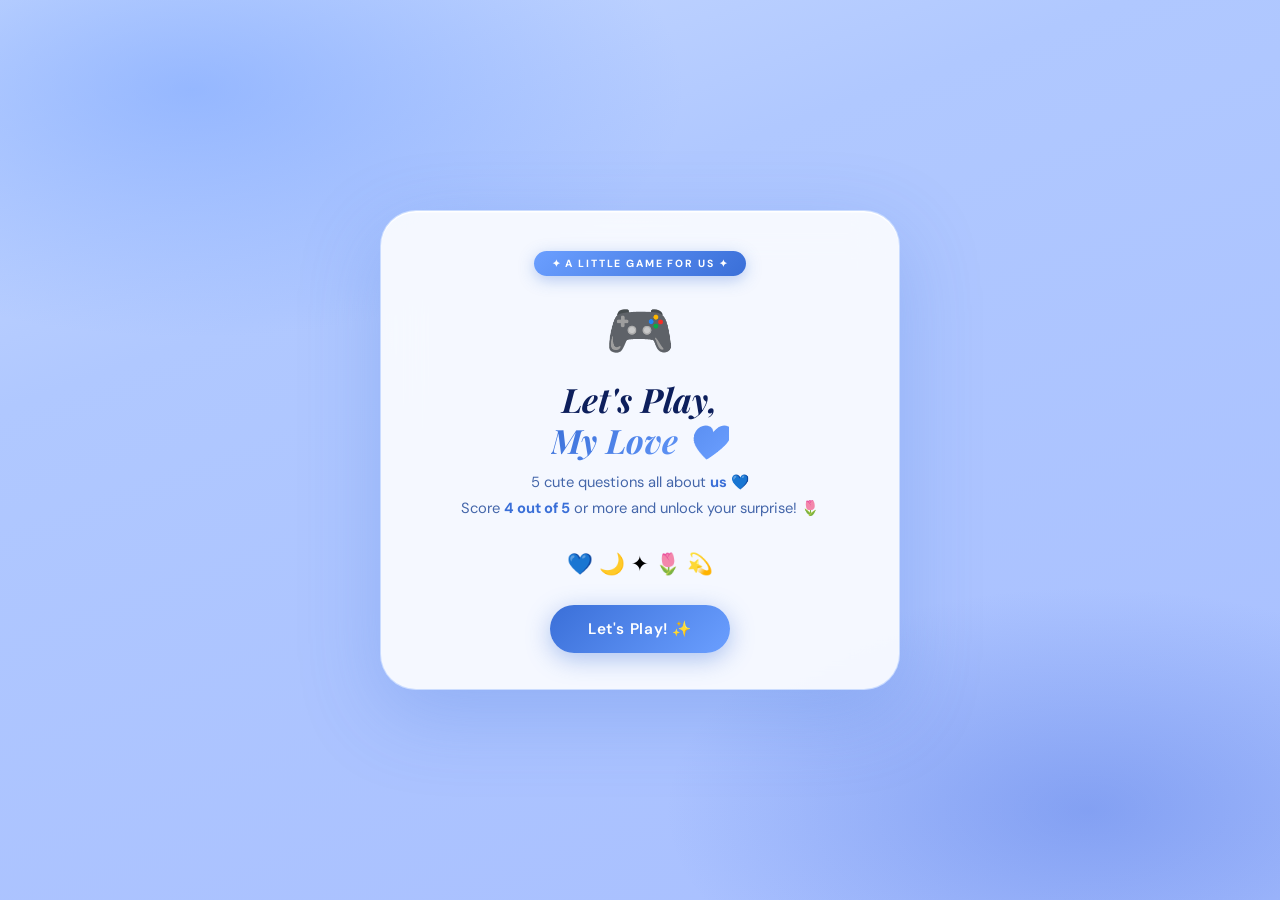
<file: game.html>
<!DOCTYPE html>
<html lang="en">
<head>
  <meta charset="UTF-8"/>
  <meta name="viewport" content="width=device-width, initial-scale=1.0"/>
  <title>Our Little Game 🎮💙</title>
  <link href="https://fonts.googleapis.com/css2?family=Playfair+Display:ital,wght@0,400;0,700;1,400;1,700&family=DM+Sans:wght@300;400;500;600&display=swap" rel="stylesheet"/>
  <style>
    *, *::before, *::after { box-sizing: border-box; margin: 0; padding: 0; }
    html, body { width: 100%; min-height: 100%; }

    :root {
      --blue-mid:  #6b9fff;
      --blue-deep: #3a6fd8;
      --navy:      #0d1f5c;
    }

    body {
      font-family: 'DM Sans', sans-serif;
      background:
        radial-gradient(ellipse 70% 50% at 15% 10%, rgba(100,150,255,0.45) 0%, transparent 55%),
        radial-gradient(ellipse 60% 45% at 85% 90%, rgba(60,100,220,0.35) 0%, transparent 55%),
        linear-gradient(160deg, #c8daff 0%, #b0c8ff 30%, #a8bfff 100%);
      background-attachment: fixed;
      min-height: 100vh;
      display: flex; flex-direction: column;
      align-items: center; justify-content: center;
      padding: 24px 16px; position: relative; overflow-x: hidden;
    }

    /* PARTICLES */
    #ptc { position:fixed; inset:0; pointer-events:none; z-index:0; overflow:hidden; }
    .pt  { position:absolute; border-radius:50%; opacity:0; animation: ptF linear infinite; }
    .st  { position:absolute; opacity:0; user-select:none; animation: stD linear infinite; }
    @keyframes ptF { 0%{transform:translateY(0) scale(1);opacity:0}10%{opacity:.7}85%{opacity:.4}100%{transform:translateY(-110vh) scale(.5);opacity:0} }
    @keyframes stD { 0%{transform:translateY(0) rotate(0deg);opacity:0}10%{opacity:.8}80%{opacity:.3}100%{transform:translateY(-110vh) rotate(360deg);opacity:0} }

    /* SHOOTING STARS */
    .shoot { position:fixed; height:1.5px; border-radius:2px;
      background:linear-gradient(to right,rgba(255,255,255,0),rgba(200,225,255,1),rgba(255,255,255,.2));
      pointer-events:none; opacity:0; animation:shootA linear forwards; }
    @keyframes shootA { 0%{opacity:0}8%{opacity:1}100%{opacity:0;transform:translate(200px,100px)} }

    /* FLOATING HEARTS */
    #fhearts { position:fixed; inset:0; pointer-events:none; z-index:1; overflow:hidden; }
    .fh { position:absolute; bottom:-10%; user-select:none; animation:floatH linear forwards; }
    @keyframes floatH { 0%{transform:translateY(0) rotate(0deg) scale(1);opacity:0}8%{opacity:.9}80%{opacity:.5}100%{transform:translateY(-110vh) rotate(25deg) scale(.7);opacity:0} }

    /* MAIN CARD */
    .game-card {
      position:relative; z-index:10;
      background:rgba(255,255,255,0.88);
      backdrop-filter:blur(20px); -webkit-backdrop-filter:blur(20px);
      border-radius:36px;
      border:1.5px solid rgba(184,208,255,0.7);
      box-shadow:0 24px 80px rgba(58,111,216,0.25),inset 0 1.5px 0 rgba(255,255,255,0.95);
      width:100%; max-width:520px;
      padding:40px 36px 36px; text-align:center;
      animation:cardIn .8s cubic-bezier(.22,1,.36,1) both;
    }
    @keyframes cardIn { from{opacity:0;transform:translateY(40px) scale(.96)}to{opacity:1;transform:translateY(0) scale(1)} }

    /* SCREENS */
    .screen { display:none; }
    .screen.active { display:block; animation:fadeUp .5s cubic-bezier(.22,1,.36,1) both; }
    @keyframes fadeUp { from{opacity:0;transform:translateY(18px)}to{opacity:1;transform:translateY(0)} }

    /* BADGE */
    .badge {
      display:inline-block;
      background:linear-gradient(135deg,#6b9fff,#3a6fd8);
      color:#fff; font-size:.65rem; font-weight:700;
      letter-spacing:.18em; text-transform:uppercase;
      padding:6px 18px; border-radius:999px;
      box-shadow:0 4px 16px rgba(58,111,216,.35);
      margin-bottom:18px;
    }

    /* INTRO */
    .intro-icon { font-size:3.5rem; margin-bottom:12px; display:block; animation:bobble 2s ease-in-out infinite; }
    @keyframes bobble { 0%,100%{transform:translateY(0) rotate(-3deg)}50%{transform:translateY(-10px) rotate(3deg)} }
    .intro-title { font-family:'Playfair Display',Georgia,serif; font-style:italic; font-size:clamp(1.6rem,6vw,2.1rem); color:var(--navy); margin-bottom:10px; line-height:1.2; }
    .intro-title em { background:linear-gradient(135deg,#3a6fd8,#6b9fff); -webkit-background-clip:text; -webkit-text-fill-color:transparent; background-clip:text; }
    .intro-sub { font-size:.92rem; color:#4466aa; line-height:1.75; margin-bottom:28px; max-width:360px; margin-left:auto; margin-right:auto; }
    .intro-sub strong { color:var(--blue-deep); font-weight:700; }
    .hearts-row { display:flex; justify-content:center; gap:6px; margin-bottom:28px; }
    .hearts-row span { font-size:1.3rem; animation:popIn .5s cubic-bezier(.34,1.56,.64,1) both; }
    .hearts-row span:nth-child(1){animation-delay:.05s}
    .hearts-row span:nth-child(2){animation-delay:.12s}
    .hearts-row span:nth-child(3){animation-delay:.19s}
    .hearts-row span:nth-child(4){animation-delay:.26s}
    .hearts-row span:nth-child(5){animation-delay:.33s}
    @keyframes popIn { from{opacity:0;transform:scale(.4) rotate(-10deg)}to{opacity:1;transform:scale(1) rotate(0deg)} }

    /* BUTTONS */
    .btn {
      display:inline-block;
      background:linear-gradient(135deg,#3a6fd8,#6b9fff);
      color:#fff; font-family:'DM Sans',sans-serif;
      font-size:.96rem; font-weight:600; letter-spacing:.04em;
      padding:14px 38px; border:none; border-radius:999px; cursor:pointer;
      box-shadow:0 6px 24px rgba(58,111,216,.4);
      transition:transform .22s cubic-bezier(.34,1.56,.64,1),box-shadow .15s;
    }
    .btn:hover  { transform:translateY(-4px) scale(1.04); box-shadow:0 14px 36px rgba(58,111,216,.5); }
    .btn:active { transform:scale(.96); }
    .btn-retry  { background:linear-gradient(135deg,#8899cc,#aabbdd); box-shadow:0 6px 24px rgba(100,120,180,.3); }
    .btn-surprise { background:linear-gradient(135deg,#e84a9a,#ff80c8); box-shadow:0 6px 24px rgba(232,74,154,.4); }

    /* PROGRESS */
    .progress-wrap { display:flex; align-items:center; gap:10px; margin-bottom:22px; }
    .progress-track { flex:1; height:8px; border-radius:999px; background:rgba(107,159,255,.18); overflow:hidden; }
    .progress-fill { height:100%; border-radius:999px; background:linear-gradient(90deg,#3a6fd8,#6b9fff); transition:width .55s cubic-bezier(.22,1,.36,1); width:0%; }
    .progress-label { font-size:.72rem; font-weight:700; color:#5577cc; white-space:nowrap; }

    /* SCORE HEARTS */
    .score-hearts { display:flex; justify-content:center; gap:5px; margin-bottom:18px; }
    .sh { font-size:1.2rem; transition:transform .3s cubic-bezier(.34,1.56,.64,1); }
    .sh.earned { animation:heartPop .5s cubic-bezier(.34,1.56,.64,1) both; }
    @keyframes heartPop { 0%{transform:scale(.4) rotate(-10deg)}60%{transform:scale(1.3) rotate(5deg)}100%{transform:scale(1) rotate(0deg)} }

    /* QUESTION */
    .q-label { font-size:.65rem; font-weight:700; letter-spacing:.2em; text-transform:uppercase; color:var(--blue-mid); margin-bottom:10px; }
    .q-emoji { font-size:2.4rem; margin-bottom:10px; display:block; }
    .q-text { font-family:'Playfair Display',Georgia,serif; font-style:italic; font-size:clamp(.95rem,3.5vw,1.15rem); color:var(--navy); line-height:1.6; margin-bottom:22px; min-height:52px; }

    /* OPTIONS */
    .options { display:flex; flex-direction:column; gap:10px; margin-bottom:16px; }
    .opt {
      background:rgba(255,255,255,.9); border:1.5px solid rgba(107,159,255,.3);
      border-radius:18px; padding:13px 20px;
      font-size:.93rem; font-weight:500; color:#1a3a8f;
      cursor:pointer; text-align:left; transition:all .18s ease; position:relative;
    }
    .opt:hover:not(:disabled) { border-color:var(--blue-mid); transform:translateX(5px); box-shadow:0 4px 16px rgba(107,159,255,.2); background:rgba(107,159,255,.08); }
    .opt.correct { background:linear-gradient(135deg,rgba(80,200,120,.18),rgba(60,180,100,.1)); border-color:#4caf77; color:#1a5c35; animation:correctPulse .4s ease; }
    @keyframes correctPulse { 0%,100%{transform:scale(1)}50%{transform:scale(1.02)} }
    .opt.wrong   { background:linear-gradient(135deg,rgba(220,80,80,.12),rgba(200,60,60,.08)); border-color:#e06060; color:#7a1a1a; }
    .opt:disabled{ cursor:default; }

    /* FEEDBACK */
    .feedback { min-height:28px; font-size:1rem; font-weight:600; color:var(--blue-deep); transition:opacity .3s; opacity:0; margin-bottom:8px; }
    .feedback.show { opacity:1; }
    .feedback.ok  { color:#2a8a4a; }
    .feedback.bad { color:#cc4444; }

    /* RESULT */
    .result-icon { font-size:4.5rem; margin-bottom:14px; display:block; animation:resultPop .7s cubic-bezier(.34,1.56,.64,1) both; }
    @keyframes resultPop { from{opacity:0;transform:scale(.3) rotate(-20deg)}to{opacity:1;transform:scale(1) rotate(0deg)} }
    .result-score { font-family:'Playfair Display',Georgia,serif; font-size:clamp(1.5rem,6vw,2rem); font-style:italic; color:var(--navy); margin-bottom:8px; }
    .result-score em { background:linear-gradient(135deg,#3a6fd8,#6b9fff); -webkit-background-clip:text; -webkit-text-fill-color:transparent; background-clip:text; }
    .result-msg { font-size:.93rem; color:#4466aa; line-height:1.8; margin-bottom:28px; max-width:340px; margin-left:auto; margin-right:auto; }
    .result-hearts { display:flex; justify-content:center; gap:4px; font-size:1.5rem; margin-bottom:24px; }
    .result-hearts span { animation:popIn .4s cubic-bezier(.34,1.56,.64,1) both; }

    /* CONFETTI */
    .conf { position:fixed; pointer-events:none; border-radius:2px; animation:confFall linear forwards; z-index:50; }
    @keyframes confFall { 0%{opacity:1;transform:translateY(-10px) rotate(0deg)}100%{opacity:0;transform:translateY(100vh) rotate(900deg)} }

    @keyframes sparkFly { 0%{transform:translate(0,0) scale(1);opacity:1}100%{transform:translate(var(--tx),var(--ty)) scale(0);opacity:0} }

    @media(max-width:480px){
      .game-card { padding:30px 18px 28px; border-radius:26px; }
      .intro-title { font-size:1.5rem; }
      .opt { padding:11px 14px; font-size:.86rem; }
    }
  </style>
</head>
<body>

<div id="ptc"></div>
<div id="fhearts"></div>

<div class="game-card">

  <!-- INTRO -->
  <div class="screen active" id="scrIntro">
    <div class="badge">✦ A Little Game For Us ✦</div>
    <span class="intro-icon">🎮</span>
    <h1 class="intro-title">Let's Play,<br/><em>My Love 💙</em></h1>
    <p class="intro-sub">
      5 cute questions all about <strong>us</strong> 💙<br/>
      Score <strong>4 out of 5</strong> or more and unlock your surprise! 🌷
    </p>
    <div class="hearts-row">
      <span>💙</span><span>🌙</span><span>✦</span><span>🌷</span><span>💫</span>
    </div>
    <button class="btn" id="startBtn">Let's Play! ✨</button>
  </div>

  <!-- QUESTION -->
  <div class="screen" id="scrQuestion">
    <div class="badge" id="qBadge">✦ Question 1 of 5 ✦</div>
    <div class="progress-wrap">
      <div class="progress-track"><div class="progress-fill" id="pFill"></div></div>
      <span class="progress-label" id="pLabel">1 / 5</span>
    </div>
    <div class="score-hearts">
      <span class="sh" id="sh0">🤍</span><span class="sh" id="sh1">🤍</span>
      <span class="sh" id="sh2">🤍</span><span class="sh" id="sh3">🤍</span>
      <span class="sh" id="sh4">🤍</span>
    </div>
    <span class="q-emoji" id="qEmoji"></span>
    <p class="q-text" id="qText"></p>
    <div class="options" id="optsWrap"></div>
    <p class="feedback" id="fb"></p>
  </div>

  <!-- RESULT -->
  <div class="screen" id="scrResult">
    <span class="result-icon" id="rIcon"></span>
    <div class="result-hearts" id="rHearts"></div>
    <h2 class="result-score" id="rScore"></h2>
    <p class="result-msg" id="rMsg"></p>
    <button class="btn btn-surprise" id="surpriseBtn" style="display:none;">Open Your Surprise 🌷</button>
    <button class="btn btn-retry"    id="retryBtn"    style="display:none;">Try Again 🥺</button>
  </div>

</div>

<script>
(function(){
  const Q = [
    {
      emoji:'💙', text:"What colour shows up everywhere in our little world together?",
      opts:["Soft Pink 🌸","Deep Blue 💙","Golden Yellow ☀️","Lavender 💜"], ans:1,
      right:"Yes! Blue — it's the colour of everything we share 💙",
      wrong:"It's blue, baby! Just like everything here 💙"
    },
    {
      emoji:'🌙', text:"Which symbol do you see everywhere in our story?",
      opts:["🌸 A flower","⭐ A star","🌙 The moon","☀️ The sun"], ans:2,
      right:"The moon! Always watching over us both 🌙✨",
      wrong:"The moon 🌙 — always there, just like my love for you!"
    },
    {
      emoji:'🎂', text:"How long have we been each other's person?",
      opts:["2 weeks","6 months","3 months","1 month 💙"], ans:3,
      right:"One whole beautiful month! 🎉 And forever to go 💙",
      wrong:"One month, love! Short but so magical 💙"
    },
    {
      emoji:'✦', text:"What two zodiac signs are written in our stars?",
      opts:["♈ & ♓","♒ & ♏","♋ & ♎","♉ & ♐"], ans:1,
      right:"Aquarius & Scorpio ♒♏ — written in the stars! ✦",
      wrong:"We're Aquarius ♒ & Scorpio ♏ — a perfect pair! ✦"
    },
    {
      emoji:'🌷', text:"Which flower blooms just for you in our garden?",
      opts:["🌹 A red rose","🌻 A sunflower","🌷 A tulip","🌺 A hibiscus"], ans:2,
      right:"A tulip! 🌷 Every petal is a piece of my heart for you 💙",
      wrong:"Tulips! 🌷 Our little garden is full of them, just for you 💙"
    }
  ];

  let qi=0, score=0;
  const $ = id => document.getElementById(id);
  const scrIntro=$('scrIntro'), scrQ=$('scrQuestion'), scrR=$('scrResult');

  function show(el){ el.classList.add('active'); }
  function hide(el){ el.classList.remove('active'); }

  function spark(el){
    const r=el.getBoundingClientRect(), cx=r.left+r.width/2, cy=r.top+r.height/2;
    const cols=['#6b9fff','#3a6fd8','#b8d0ff','#fff','#ff80c8','#ffd6a5'];
    for(let i=0;i<22;i++){
      const sp=document.createElement('div');
      sp.style.cssText=`position:fixed;border-radius:50%;z-index:9999;pointer-events:none;
        left:${cx}px;top:${cy}px;
        width:${4+Math.random()*8}px;height:${4+Math.random()*8}px;
        background:${cols[Math.floor(Math.random()*cols.length)]};
        --tx:${(Math.random()-.5)*180}px;--ty:${(Math.random()-.5)*180}px;
        animation:sparkFly .9s ease-out forwards;animation-delay:${Math.random()*.1}s;`;
      document.body.appendChild(sp);
      setTimeout(()=>sp.remove(),1100);
    }
  }

  function confetti(){
    const cc=['#6b9fff','#3a6fd8','#b8d0ff','#ffb8d0','#fff','#ffd6a5','#b8ffda','#ffc8f0'];
    for(let i=0;i<100;i++){
      const c=document.createElement('div'); c.className='conf';
      const sz=6+Math.random()*10;
      c.style.cssText=`left:${Math.random()*100}vw;top:-20px;width:${sz}px;height:${sz}px;
        background:${cc[Math.floor(Math.random()*cc.length)]};
        border-radius:${Math.random()>.5?'50%':'2px'};
        animation-duration:${1.2+Math.random()*2}s;animation-delay:${Math.random()*1.5}s;`;
      document.body.appendChild(c);
      setTimeout(()=>c.remove(),4800);
    }
  }

  function refreshHearts(){
    for(let i=0;i<5;i++){
      const el=$('sh'+i);
      el.textContent = i<score ? '💙' : '🤍';
      if(i<score) el.classList.add('earned');
      else el.classList.remove('earned');
    }
  }

  function loadQ(){
    const q=Q[qi];
    $('qBadge').textContent=`✦ Question ${qi+1} of ${Q.length} ✦`;
    $('pFill').style.width=((qi/Q.length)*100)+'%';
    $('pLabel').textContent=`${qi+1} / ${Q.length}`;
    $('qEmoji').textContent=q.emoji;
    $('qText').textContent=q.text;
    $('fb').textContent=''; $('fb').className='feedback';
    refreshHearts();
    $('optsWrap').innerHTML='';
    q.opts.forEach((o,i)=>{
      const btn=document.createElement('button'); btn.className='opt'; btn.textContent=o;
      btn.addEventListener('click',()=>pick(i,btn));
      $('optsWrap').appendChild(btn);
    });
  }

  function pick(idx,btn){
    const q=Q[qi];
    $('optsWrap').querySelectorAll('.opt').forEach(b=>b.disabled=true);
    const ok=idx===q.ans;
    if(ok){ score++; btn.classList.add('correct'); spark(btn); }
    else { btn.classList.add('wrong'); $('optsWrap').querySelectorAll('.opt')[q.ans].classList.add('correct'); }
    refreshHearts();
    const fb=$('fb');
    fb.textContent=ok?q.right:q.wrong;
    fb.className='feedback show '+(ok?'ok':'bad');
    setTimeout(()=>{
      qi++;
      if(qi<Q.length){ loadQ(); }
      else { $('pFill').style.width='100%'; setTimeout(showResult,500); }
    },1900);
  }

  function showResult(){
    hide(scrQ); show(scrR);
    const rh=$('rHearts'); rh.innerHTML='';
    for(let i=0;i<Q.length;i++){
      const s=document.createElement('span');
      s.textContent=i<score?'💙':'🤍';
      s.style.animationDelay=(i*.1)+'s';
      rh.appendChild(s);
    }
    if(score>=4){
      $('rIcon').textContent='🎉';
      $('rScore').innerHTML=`You scored <em>${score} / 5</em>! 💙`;
      $('rMsg').textContent = score===5
        ? "PERFECT! You know us so perfectly, baby! Your surprise is waiting 🌷✨"
        : "Amazing!! You know us so well — here's your surprise, love 🌷💙";
      $('surpriseBtn').style.display='inline-block';
      $('retryBtn').style.display='none';
      setTimeout(confetti,150);
    } else {
      $('rIcon').textContent='🥺';
      $('rScore').innerHTML=`You got <em>${score} / 5</em>…`;
      $('rMsg').textContent="Aww don't worry! You need 4 or more to unlock the surprise. Try again, I believe in you! 💙";
      $('surpriseBtn').style.display='none';
      $('retryBtn').style.display='inline-block';
    }
  }

  $('startBtn').addEventListener('click',()=>{ spark($('startBtn')); hide(scrIntro); setTimeout(()=>{ show(scrQ); loadQ(); },120); });
  $('surpriseBtn').addEventListener('click',()=>{ spark($('surpriseBtn')); setTimeout(()=>{ window.location.href='surprise.html'; },250); });
  $('retryBtn').addEventListener('click',()=>{ qi=0; score=0; hide(scrR); setTimeout(()=>{ show(scrQ); loadQ(); },100); });

  /* ── BG FX ── */
  const ptc=document.getElementById('ptc');
  const COLS=['rgba(107,159,255,','rgba(58,111,216,','rgba(184,208,255,'];
  const STARS=['✦','✧','⋆','·','★','✩','💫','🌟','💙'];
  for(let i=0;i<18;i++){
    const p=document.createElement('div'); p.className='pt';
    const s=4+Math.random()*16, c=COLS[Math.floor(Math.random()*3)];
    p.style.cssText=`left:${Math.random()*100}%;bottom:${Math.random()*10-5}%;width:${s}px;height:${s}px;
      background:${c}${.3+Math.random()*.5});animation-duration:${7+Math.random()*10}s;animation-delay:${Math.random()*12}s;`;
    ptc.appendChild(p);
  }
  for(let i=0;i<20;i++){
    const s=document.createElement('span'); s.className='st';
    s.textContent=STARS[Math.floor(Math.random()*STARS.length)];
    s.style.cssText=`left:${Math.random()*100}%;bottom:${Math.random()*8-3}%;
      color:rgba(107,159,255,${.4+Math.random()*.5});font-size:${.7+Math.random()*1.3}rem;
      animation-duration:${8+Math.random()*12}s;animation-delay:${Math.random()*14}s;`;
    ptc.appendChild(s);
  }
  const hc=document.getElementById('fhearts'), HH=['💙','💙','✦','💫','🌙','💙','✧','🌷'];
  function spawnH(){
    const h=document.createElement('span'); h.className='fh';
    h.textContent=HH[Math.floor(Math.random()*HH.length)];
    h.style.cssText=`left:${3+Math.random()*93}%;font-size:${.7+Math.random()*1.5}rem;
      animation-duration:${6+Math.random()*10}s;animation-delay:${Math.random()}s;opacity:0;`;
    hc.appendChild(h); setTimeout(()=>h.remove(),13000);
    setTimeout(spawnH,700+Math.random()*1400);
  }
  spawnH();
  function shoot(){
    const el=document.createElement('div'); el.className='shoot';
    el.style.cssText=`left:${5+Math.random()*80}vw;top:${5+Math.random()*45}vh;
      width:${60+Math.random()*100}px;animation-duration:${.6+Math.random()}s;rotate:${20+Math.random()*35}deg;`;
    document.body.appendChild(el);
    setTimeout(()=>el.remove(),(parseFloat(el.style.animationDuration)*1000)+200);
    setTimeout(shoot,2500+Math.random()*4500);
  }
  setTimeout(shoot,1500);
})();
</script>
</body>
</html>
</file>
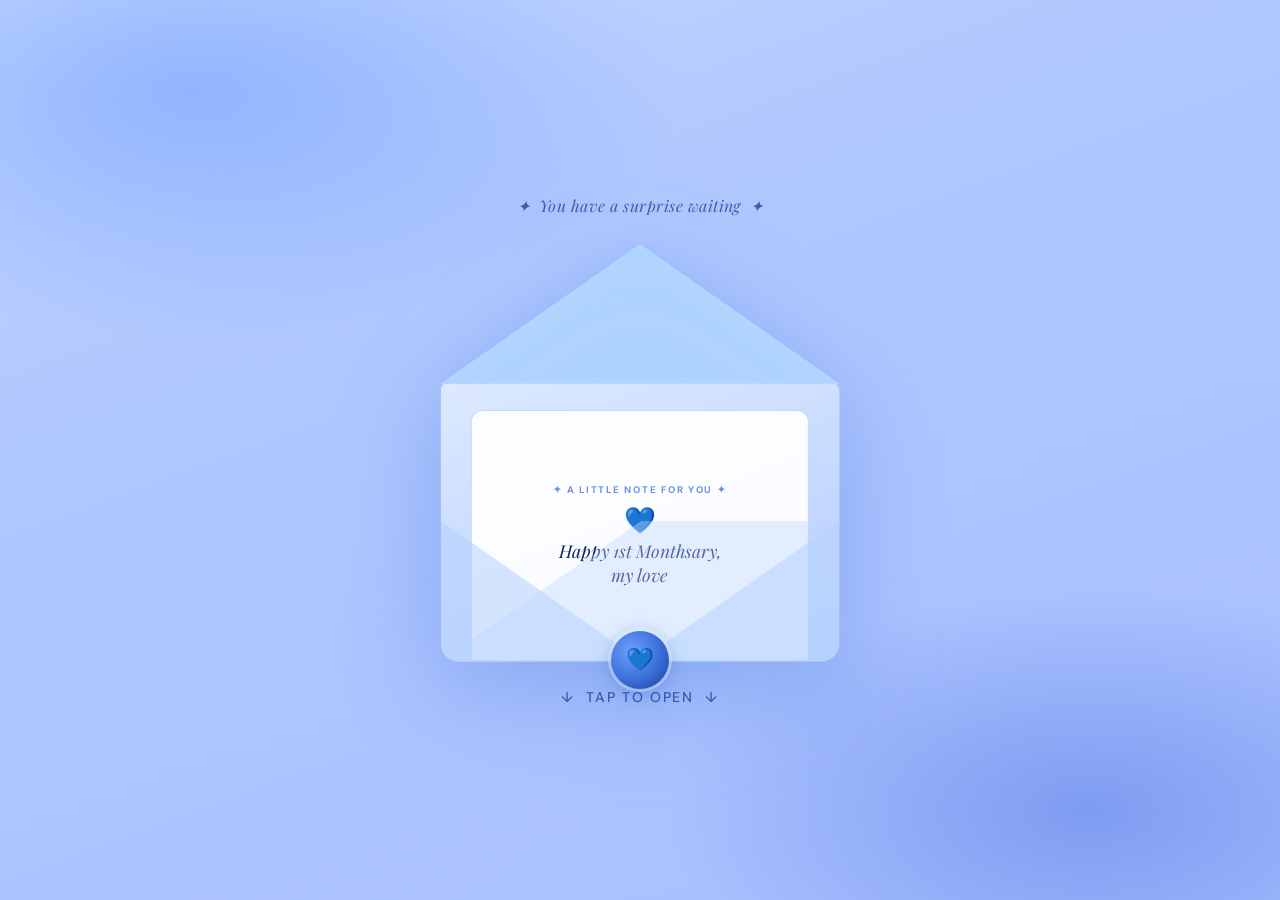
<file: invite.html>
<!DOCTYPE html>
<html lang="en">
<head>
  <meta charset="UTF-8" />
  <meta name="viewport" content="width=device-width, initial-scale=1.0" />
  <title>A Little Surprise for You 💙</title>
  <link href="https://fonts.googleapis.com/css2?family=Playfair+Display:ital,wght@0,400;0,700;1,400;1,700&family=DM+Sans:wght@300;400;500&display=swap" rel="stylesheet" />
  <style>
    :root {
      --blue-pale:  #e8f0ff;
      --blue-light: #b8d0ff;
      --blue-mid:   #6b9fff;
      --blue-deep:  #3a6fd8;
      --blue-dark:  #1a3a8f;
      --navy:       #0d1f5c;
      --white:      #ffffff;
      --shadow:     rgba(58,111,216,0.28);
    }

    *, *::before, *::after { box-sizing: border-box; margin: 0; padding: 0; }
    html, body { width: 100%; height: 100%; overflow: hidden; }

    body {
      font-family: 'DM Sans', sans-serif;
      background:
        radial-gradient(ellipse 70% 50% at 15% 10%, rgba(100,150,255,0.5) 0%, transparent 55%),
        radial-gradient(ellipse 60% 45% at 85% 90%, rgba(60,100,220,0.4) 0%, transparent 55%),
        linear-gradient(160deg, #c8daff 0%, #b0c8ff 30%, #a8bfff 100%);
      display: flex;
      align-items: center;
      justify-content: center;
      min-height: 100vh;
    }

    /* ── PARTICLES ── */
    #particles {
      position: fixed; inset: 0;
      pointer-events: none; z-index: 0; overflow: hidden;
    }
    .pt {
      position: absolute;
      border-radius: 50%;
      opacity: 0;
      animation: ptFloat linear infinite;
    }
    .st {
      position: absolute;
      opacity: 0;
      user-select: none;
      animation: stDrift linear infinite;
    }
    @keyframes ptFloat {
      0%   { transform: translateY(0) scale(1);        opacity: 0; }
      10%  { opacity: 0.7; }
      85%  { opacity: 0.4; }
      100% { transform: translateY(-110vh) scale(0.5); opacity: 0; }
    }
    @keyframes stDrift {
      0%   { transform: translateY(0) rotate(0deg);        opacity: 0; }
      10%  { opacity: 0.8; }
      80%  { opacity: 0.3; }
      100% { transform: translateY(-110vh) rotate(360deg); opacity: 0; }
    }

    /* ── SHOOTING STARS ── */
    .shoot {
      position: fixed;
      height: 1.5px;
      border-radius: 2px;
      background: linear-gradient(to right, rgba(255,255,255,0), rgba(200,225,255,1), rgba(255,255,255,0.2));
      pointer-events: none;
      opacity: 0;
      animation: shootAnim linear forwards;
    }
    @keyframes shootAnim {
      0%   { opacity: 0; transform: translate(0,0); }
      8%   { opacity: 1; }
      100% { opacity: 0; transform: translate(200px, 100px); }
    }

    /* ── SCENE ── */
    #scene {
      position: relative; z-index: 10;
      display: flex; flex-direction: column;
      align-items: center; justify-content: center;
      width: 100%; padding: 20px;
    }

    /* ── HINT TEXT ── */
    #hint {
      font-family: 'Playfair Display', Georgia, serif;
      font-style: italic;
      font-size: clamp(0.85rem, 3vw, 1rem);
      color: var(--blue-dark);
      opacity: 0;
      margin-bottom: 28px;
      letter-spacing: 0.03em;
      animation: fadeInUp 1s 0.8s ease both;
    }
    @keyframes fadeInUp {
      from { opacity: 0; transform: translateY(12px); }
      to   { opacity: 0.75; transform: translateY(0); }
    }

    /* ══════════════════════════════════
       ENVELOPE
    ══════════════════════════════════ */
    #envelope-wrap {
      cursor: pointer;
      position: relative;
      animation: floatCard 4s ease-in-out infinite;
      filter: drop-shadow(0 24px 48px rgba(58,111,216,0.35));
    }
    @keyframes floatCard {
      0%,100% { transform: translateY(0); }
      50%      { transform: translateY(-10px); }
    }

    #envelope-wrap.opening {
      animation: none;
      pointer-events: none;
    }

    /* Envelope body */
    .env-body {
      width: clamp(280px, 80vw, 400px);
      height: clamp(195px, 55vw, 280px);
      background: linear-gradient(160deg, #dce9ff 0%, #c4d8ff 60%, #b0c8ff 100%);
      border-radius: 8px 8px 18px 18px;
      position: relative;
      overflow: hidden;
      border: 1.5px solid rgba(107,159,255,0.4);
    }

    /* Inner card visible inside envelope */
    .env-inner-card {
      position: absolute;
      bottom: 0; left: 50%;
      transform: translateX(-50%);
      width: 85%; height: 90%;
      background: rgba(255,255,255,0.92);
      border-radius: 12px 12px 0 0;
      display: flex; flex-direction: column;
      align-items: center; justify-content: center;
      padding: 16px 12px;
      border: 1px solid rgba(184,208,255,0.8);
      transition: transform 0.8s cubic-bezier(0.22, 1, 0.36, 1);
    }
    .env-inner-card .ic-badge {
      font-size: 0.6rem; font-weight: 700;
      letter-spacing: 0.18em; text-transform: uppercase;
      color: var(--blue-deep);
      margin-bottom: 8px;
      opacity: 0.75;
    }
    .env-inner-card .ic-heart { font-size: 1.6rem; margin-bottom: 2px; }
    .env-inner-card .ic-title {
      font-family: 'Playfair Display', Georgia, serif;
      font-style: italic;
      font-size: clamp(0.85rem, 4vw, 1.1rem);
      color: var(--navy);
      text-align: center;
      line-height: 1.4;
    }

    /* Envelope left & right triangles */
    .env-left, .env-right {
      position: absolute;
      bottom: 0;
      width: 0; height: 0;
      border-style: solid;
    }
    .env-left {
      left: 0;
      border-width: clamp(97px, 27.5vw, 140px) 0 0 clamp(140px, 40vw, 200px);
      border-color: transparent transparent transparent rgba(180,210,255,0.55);
    }
    .env-right {
      right: 0;
      border-width: clamp(97px, 27.5vw, 140px) clamp(140px, 40vw, 200px) 0 0;
      border-color: transparent rgba(180,210,255,0.55) transparent transparent;
    }

    /* Envelope bottom triangle */
    .env-bottom {
      position: absolute;
      bottom: 0; left: 0; right: 0;
      height: 0;
      border-style: solid;
      border-width: 0 clamp(140px, 40vw, 200px) clamp(97px, 27.5vw, 140px) clamp(140px, 40vw, 200px);
      border-color: transparent rgba(190,215,255,0.4) rgba(190,215,255,0.4) transparent;
    }

    /* Envelope flap */
    .env-flap {
      width: clamp(280px, 80vw, 400px);
      height: clamp(97px, 27.5vw, 140px);
      position: relative;
      overflow: hidden;
      transform-origin: top center;
      transform-style: preserve-3d;
      transition: transform 0.9s cubic-bezier(0.4, 0, 0.2, 1);
      z-index: 4;
      margin-bottom: -2px; /* sit flush on body */
    }

    .env-flap-shape {
      width: 0; height: 0;
      border-style: solid;
      border-width: 0 clamp(140px, 40vw, 200px) clamp(97px, 27.5vw, 140px) clamp(140px, 40vw, 200px);
      border-color: transparent transparent rgba(180,215,255,0.9) transparent;
      filter: drop-shadow(0 6px 12px rgba(107,159,255,0.2));
      position: absolute;
      bottom: 0; left: 0;
    }

    /* Fold crease line on flap */
    .env-flap-shape::before {
      content: '';
      position: absolute;
      top: 55%; left: 0; right: 0;
      height: 1px;
      background: rgba(107,159,255,0.15);
      transform: rotate(0deg);
    }

    /* Wax seal */
    .wax-seal {
      position: absolute;
      bottom: 2px; left: 50%;
      transform: translateX(-50%) translateY(50%);
      width: clamp(44px, 12vw, 58px);
      height: clamp(44px, 12vw, 58px);
      background: radial-gradient(circle at 35% 35%, #6b9fff, #3a6fd8 55%, #1a3a8f);
      border-radius: 50%;
      display: flex; align-items: center; justify-content: center;
      font-size: clamp(1rem, 3.5vw, 1.4rem);
      box-shadow: 0 4px 18px rgba(58,111,216,0.5), 0 0 0 3px rgba(255,255,255,0.5);
      z-index: 6;
      transition: transform 0.4s cubic-bezier(0.34,1.56,0.64,1), opacity 0.4s;
      animation: sealPulse 2.5s ease-in-out infinite;
    }
    @keyframes sealPulse {
      0%,100% { box-shadow: 0 4px 18px rgba(58,111,216,0.5), 0 0 0 3px rgba(255,255,255,0.5); }
      50%      { box-shadow: 0 4px 28px rgba(107,159,255,0.7), 0 0 0 5px rgba(255,255,255,0.4); }
    }

    /* ── OPEN state ── */
    #envelope-wrap.opening .env-flap {
      transform: rotateX(-180deg);
    }
    #envelope-wrap.opening .wax-seal {
      transform: translateX(-50%) translateY(50%) scale(0) rotate(180deg);
      opacity: 0;
    }
    #envelope-wrap.opening .env-inner-card {
      transform: translateX(-50%) translateY(-85%);
    }

    /* ── CTA label below envelope ── */
    #tap-label {
      margin-top: 26px;
      font-size: clamp(0.8rem, 3vw, 0.88rem);
      color: var(--blue-dark);
      letter-spacing: 0.12em;
      text-transform: uppercase;
      font-weight: 500;
      opacity: 0;
      animation: fadeInUp 1s 1.4s ease both;
    }
    #tap-label .arrow {
      display: inline-block;
      animation: arrowBounce 1.2s ease-in-out infinite;
    }
    @keyframes arrowBounce {
      0%,100% { transform: translateY(0); }
      50%      { transform: translateY(4px); }
    }

    /* ── FADE OUT whole scene ── */
    #scene.fade-out {
      animation: fadeOut 0.8s ease forwards;
    }
    @keyframes fadeOut {
      to { opacity: 0; transform: scale(1.04); }
    }

    /* ── OPENING LABEL change ── */
    #tap-label.hidden { opacity: 0; transition: opacity 0.3s; }

    /* ── SPARKLES ── */
    #sparkles {
      position: fixed; inset: 0;
      pointer-events: none; z-index: 20;
    }
    .spark {
      position: absolute;
      border-radius: 50%;
      animation: sparkFly 1s ease forwards;
    }
    @keyframes sparkFly {
      0%   { transform: translate(0,0) scale(1); opacity: 1; }
      100% { transform: translate(var(--tx), var(--ty)) scale(0); opacity: 0; }
    }

    /* ── Entry animation for whole envelope ── */
    #envelope-wrap {
      opacity: 0;
      animation: envReveal 0.9s 0.3s cubic-bezier(0.22, 1, 0.36, 1) both, floatCard 4s 1.2s ease-in-out infinite;
    }
    @keyframes envReveal {
      from { opacity: 0; transform: translateY(40px) scale(0.92); }
      to   { opacity: 1; transform: translateY(0) scale(1); }
    }
  </style>
</head>
<body>

<div id="particles"></div>
<div id="sparkles"></div>

<div id="scene">
  <p id="hint">✦ &nbsp;You have a surprise waiting&nbsp; ✦</p>

  <div id="envelope-wrap">

    <!-- Flap (on top visually, folds up) -->
    <div class="env-flap">
      <div class="env-flap-shape"></div>
    </div>

    <!-- Envelope body -->
    <div class="env-body">
      <!-- Inner card that rises up -->
      <div class="env-inner-card">
        <span class="ic-badge">✦ A little note for you ✦</span>
        <span class="ic-heart">💙</span>
        <p class="ic-title">Happy 1st Monthsary,<br/><em>my love</em></p>
      </div>

      <!-- Side & bottom shading triangles -->
      <div class="env-left"></div>
      <div class="env-right"></div>
      <div class="env-bottom"></div>
    </div>

    <!-- Wax seal sits between flap & body -->
    <div class="wax-seal">💙</div>

  </div>

  <p id="tap-label"><span class="arrow">↓</span>&nbsp; tap to open &nbsp;<span class="arrow">↓</span></p>
</div>

<script>
  /* ── PARTICLES ── */
  const COLS  = ['rgba(107,159,255,','rgba(58,111,216,','rgba(184,208,255,'];
  const STARS = ['✦','✧','⋆','·','★','☆','✩','✴','💫','🌟'];
  const rand  = (a,b) => Math.random()*(b-a)+a;
  const rInt  = (a,b) => Math.floor(rand(a,b));
  const pCont = document.getElementById('particles');

  for (let i=0;i<22;i++) {
    const p = document.createElement('div');
    p.className = 'pt';
    const s = rand(5,18), c = COLS[rInt(0,COLS.length)];
    p.style.cssText = `left:${rand(0,100)}%;bottom:${rand(-8,5)}%;width:${s}px;height:${s}px;
      background:${c}${rand(0.3,0.7)});animation-duration:${rand(7,15)}s;animation-delay:${rand(0,12)}s;`;
    pCont.appendChild(p);
  }
  for (let i=0;i<22;i++) {
    const s = document.createElement('span');
    s.className = 'st';
    s.textContent = STARS[rInt(0,STARS.length)];
    s.style.cssText = `left:${rand(0,100)}%;bottom:${rand(-5,5)}%;
      color:rgba(107,159,255,${rand(0.4,0.9)});font-size:${rand(0.7,1.5)}rem;
      animation-duration:${rand(8,18)}s;animation-delay:${rand(0,14)}s;`;
    pCont.appendChild(s);
  }

  /* ── SHOOTING STARS ── */
  function shoot() {
    const el = document.createElement('div');
    el.className = 'shoot';
    el.style.cssText = `left:${rand(5,85)}vw;top:${rand(5,50)}vh;
      width:${rand(60,120)}px;animation-duration:${rand(0.6,1.2)}s;
      rotate:${rand(20,50)}deg;`;
    document.body.appendChild(el);
    const dur = parseFloat(el.style.animationDuration)*1000;
    setTimeout(()=>el.remove(), dur+200);
    setTimeout(shoot, rand(2800,5500));
  }
  setTimeout(shoot, 1800);

  /* ── SPARKS ── */
  const sparkCont = document.getElementById('sparkles');
  const SCOLS = ['#6b9fff','#3a6fd8','#b8d0ff','#ffffff','#4488ff'];
  function burstSparks(ox, oy) {
    for (let i=0;i<28;i++) {
      const sp = document.createElement('div');
      sp.className = 'spark';
      const angle = (i/28)*Math.PI*2;
      const dist  = rand(50,140);
      sp.style.cssText = `left:${ox}px;top:${oy}px;
        width:${rand(5,10)}px;height:${rand(5,10)}px;
        background:${SCOLS[rInt(0,SCOLS.length)]};
        --tx:${Math.cos(angle)*dist}px;--ty:${Math.sin(angle)*dist}px;
        animation-delay:${rand(0,0.15)}s;`;
      sparkCont.appendChild(sp);
      setTimeout(()=>sp.remove(), 1200);
    }
  }

  /* ── OPEN LOGIC ── */
  const wrap  = document.getElementById('envelope-wrap');
  const scene = document.getElementById('scene');
  const label = document.getElementById('tap-label');
  let opened = false;

  wrap.addEventListener('click', () => {
    if (opened) return;
    opened = true;

    /* Spark burst at seal position */
    const seal = wrap.querySelector('.wax-seal');
    const r = seal.getBoundingClientRect();
    burstSparks(r.left + r.width/2, r.top + r.height/2);

    /* Hide tap label */
    label.classList.add('hidden');

    /* ── START MUSIC on user gesture ── */
    startMusic();

    /* Trigger open animation */
    wrap.classList.add('opening');

    /* After card rises, burst again then fade out & redirect */
    setTimeout(() => {
      const card = wrap.querySelector('.env-inner-card');
      const cr = card.getBoundingClientRect();
      burstSparks(cr.left + cr.width/2, cr.top + cr.height/2);
    }, 700);

    setTimeout(() => {
      scene.classList.add('fade-out');
    }, 1500);

    setTimeout(() => {
      window.location.href = 'index.html';
    }, 2200);
  });

  /* ── YOUTUBE MUSIC ──────────────────────────────
     We inject a hidden iframe YouTube player.
     autoplay=1 only works after a user gesture,
     so we call this inside the click handler.
  ─────────────────────────────────────────────── */
  let musicStarted = false;
  function startMusic() {
    if (musicStarted) return;
    musicStarted = true;

    /* Save flag so index.html knows to also play */
    try { localStorage.setItem('msary_music', '1'); } catch(e){}

    const iframe = document.createElement('iframe');
    iframe.id = 'yt-music';
    iframe.src = 'https://www.youtube.com/embed/MaUKP1CryC0?autoplay=1&loop=1&playlist=MaUKP1CryC0&controls=0&disablekb=1&fs=0&modestbranding=1&mute=0';
    iframe.allow = 'autoplay; encrypted-media';
    iframe.style.cssText = 'position:fixed;width:1px;height:1px;bottom:0;left:0;opacity:0;pointer-events:none;border:none;';
    document.body.appendChild(iframe);
  }
</script>
</body>
</html>
</file>
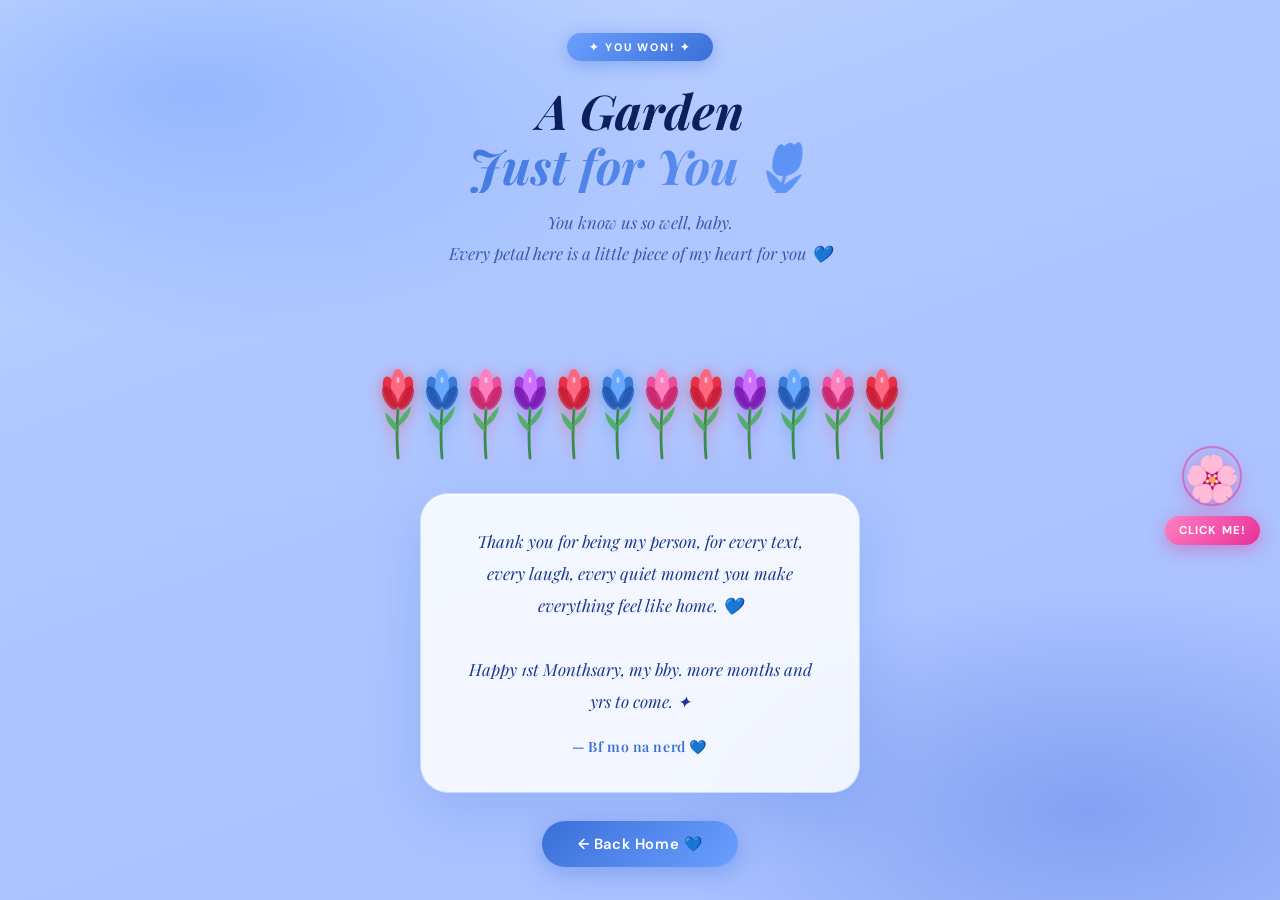
<file: surprise.html>
<!DOCTYPE html>
<html lang="en">
<head>
  <meta charset="UTF-8"/>
  <meta name="viewport" content="width=device-width, initial-scale=1.0"/>
  <title>Your Surprise 🌷</title>
  <link href="https://fonts.googleapis.com/css2?family=Playfair+Display:ital,wght@0,400;0,700;1,400;1,700&family=DM+Sans:wght@300;400;500&display=swap" rel="stylesheet"/>
  <style>
    *,*::before,*::after{box-sizing:border-box;margin:0;padding:0;}
    html,body{width:100%;min-height:100%;overflow-x:hidden;}

    body {
      font-family:'DM Sans',sans-serif;
      background:
        radial-gradient(ellipse 70% 50% at 15% 10%, rgba(100,150,255,0.45) 0%, transparent 55%),
        radial-gradient(ellipse 60% 45% at 85% 90%, rgba(60,100,220,0.35) 0%, transparent 55%),
        linear-gradient(160deg,#c8daff 0%,#b0c8ff 30%,#a8bfff 100%);
      background-attachment:fixed;
      display:flex; flex-direction:column;
      align-items:center; justify-content:center;
      min-height:100vh; padding:30px 20px;
      position:relative;
    }

    /* ── PARTICLES ── */
    #ptc{position:fixed;inset:0;pointer-events:none;z-index:0;overflow:hidden;}
    .pt{position:absolute;border-radius:50%;opacity:0;animation:ptF linear infinite;}
    .st{position:absolute;opacity:0;user-select:none;animation:stD linear infinite;}
    @keyframes ptF{0%{transform:translateY(0) scale(1);opacity:0}10%{opacity:.7}85%{opacity:.4}100%{transform:translateY(-110vh) scale(.5);opacity:0}}
    @keyframes stD{0%{transform:translateY(0) rotate(0deg);opacity:0}10%{opacity:.8}80%{opacity:.3}100%{transform:translateY(-110vh) rotate(360deg);opacity:0}}

    /* ── SHOOTING STARS ── */
    .shoot{position:fixed;height:1.5px;border-radius:2px;
      background:linear-gradient(to right,rgba(255,255,255,0),rgba(200,225,255,1),rgba(255,255,255,.2));
      pointer-events:none;opacity:0;animation:shootA linear forwards;}
    @keyframes shootA{0%{opacity:0}8%{opacity:1}100%{opacity:0;transform:translate(200px,100px)}}

    /* ── CONTENT ── */
    .surprise-wrap{
      position:relative;z-index:10;
      text-align:center;
      animation:wrapReveal 0.9s cubic-bezier(0.22,1,0.36,1) both;
    }
    @keyframes wrapReveal{from{opacity:0;transform:translateY(40px)}to{opacity:1;transform:translateY(0)}}

    .badge{
      display:inline-block;
      background:linear-gradient(135deg,#6b9fff,#3a6fd8);
      color:#fff; font-size:.68rem; font-weight:700;
      letter-spacing:.18em; text-transform:uppercase;
      padding:7px 22px; border-radius:999px;
      box-shadow:0 4px 18px rgba(58,111,216,.38);
      margin-bottom:22px;
      animation:popIn .6s .2s cubic-bezier(.34,1.56,.64,1) both;
    }
    @keyframes popIn{from{opacity:0;transform:scale(.5)}to{opacity:1;transform:scale(1)}}

    .surprise-title{
      font-family:'Playfair Display',Georgia,serif;
      font-size:clamp(2rem,8vw,3rem);
      font-style:italic; color:#0d1f5c;
      line-height:1.15; margin-bottom:14px;
      opacity:0; animation:fadeUp .8s .4s ease both;
    }
    .surprise-title em{
      background:linear-gradient(135deg,#3a6fd8,#6b9fff);
      -webkit-background-clip:text;-webkit-text-fill-color:transparent;background-clip:text;
      display:block;
    }
    @keyframes fadeUp{from{opacity:0;transform:translateY(16px)}to{opacity:1;transform:translateY(0)}}

    .surprise-msg{
      font-family:'Playfair Display',Georgia,serif;
      font-style:italic; font-size:clamp(.9rem,3vw,1.05rem);
      color:#3a5aaa; line-height:1.85;
      max-width:440px; margin:0 auto 36px;
      opacity:0; animation:fadeUp .8s .65s ease both;
    }

    /* ── GARDEN ── */
    .garden{
      display:flex; align-items:flex-end; justify-content:center;
      flex-wrap:wrap; gap:8px;
      min-height:160px; margin-bottom:28px;
      padding:0 10px;
    }

    .tulip-wrap{
      opacity:0;
      transform:translateY(50px) scale(.5);
      transition:opacity .7s cubic-bezier(.34,1.56,.64,1),
                  transform .75s cubic-bezier(.34,1.56,.64,1);
    }
    .tulip-wrap.bloom{opacity:1;transform:translateY(0) scale(1);}

    /* Sway animation for each tulip */
    .tulip-wrap.bloom svg{
      animation:sway 3s ease-in-out infinite;
      transform-origin:bottom center;
    }
    .tulip-wrap:nth-child(odd) svg{ animation-direction:alternate-reverse; }
    @keyframes sway{0%,100%{transform:rotate(-4deg)}50%{transform:rotate(4deg)}}

    /* ── HEARTS RAIN ── */
    #hearts{position:fixed;inset:0;pointer-events:none;z-index:5;overflow:hidden;}
    .fh{
      position:absolute;bottom:-10%;user-select:none;
      animation:floatH linear forwards;
    }
    @keyframes floatH{
      0%{transform:translateY(0) rotate(0deg) scale(1);opacity:0}
      8%{opacity:.9}80%{opacity:.5}
      100%{transform:translateY(-110vh) rotate(25deg) scale(.7);opacity:0}
    }

    /* ── MESSAGE BOX ── */
    .msg-box{
      background:rgba(255,255,255,.85);
      backdrop-filter:blur(16px);-webkit-backdrop-filter:blur(16px);
      border-radius:28px;
      border:1.5px solid rgba(184,208,255,.7);
      box-shadow:0 16px 56px rgba(58,111,216,.22),inset 0 1.5px 0 rgba(255,255,255,.95);
      padding:32px 36px; max-width:440px; width:100%;
      margin:0 auto 28px;
      opacity:0; animation:fadeUp .9s 1.8s ease both;
    }
    .msg-box p{
      font-family:'Playfair Display',Georgia,serif;
      font-style:italic; font-size:1.05rem;
      color:#1a3a8f; line-height:1.9;
    }
    .msg-box .sig{
      margin-top:16px; font-size:.88rem;
      font-style:normal; font-weight:600;
      color:#3a6fd8; letter-spacing:.04em;
    }

    /* ── BACK BUTTON ── */
    .back-btn{
      display:inline-block;
      background:linear-gradient(135deg,#3a6fd8,#6b9fff);
      color:#fff; font-family:'DM Sans',sans-serif;
      font-size:.92rem; font-weight:600; letter-spacing:.04em;
      padding:13px 36px; border:none; border-radius:999px;
      cursor:pointer;
      box-shadow:0 6px 24px rgba(58,111,216,.4);
      transition:transform .2s cubic-bezier(.34,1.56,.64,1),box-shadow .15s;
      opacity:0; animation:fadeUp .8s 2.2s ease both;
    }
    .back-btn:hover{transform:translateY(-4px) scale(1.04);box-shadow:0 14px 36px rgba(58,111,216,.5);}
    .back-btn:active{transform:scale(.96);}

    /* ── FLOATING CLICK ME BUTTON ── */
    .flower-btn{
      position:fixed;
      right:20px; top:50%;
      transform:translateY(-50%);
      z-index:100;
      display:flex; flex-direction:column; align-items:center; gap:8px;
      text-decoration:none;
      opacity:0; animation:fadeUp .8s 2.6s ease both;
    }
    .flower-btn .flower-icon{
      font-size:2.8rem;
      display:block;
      animation:flowerFloat 2.5s ease-in-out infinite;
      filter:drop-shadow(0 4px 12px rgba(232,48,154,.5));
    }
    .flower-btn .flower-label{
      background:linear-gradient(135deg,#ff80c0,#e8309a);
      color:#fff; font-family:'DM Sans',sans-serif;
      font-size:.72rem; font-weight:700; letter-spacing:.1em;
      text-transform:uppercase;
      padding:7px 14px; border-radius:999px;
      box-shadow:0 4px 18px rgba(232,48,154,.45);
      white-space:nowrap;
      transition:transform .2s cubic-bezier(.34,1.56,.64,1), box-shadow .15s;
    }
    .flower-btn:hover .flower-label{
      transform:scale(1.08);
      box-shadow:0 8px 28px rgba(232,48,154,.6);
    }
    .flower-btn:hover .flower-icon{
      animation:flowerFloat 1s ease-in-out infinite;
    }
    @keyframes flowerFloat{
      0%,100%{transform:translateY(0) rotate(-5deg) scale(1)}
      50%{transform:translateY(-10px) rotate(5deg) scale(1.08)}
    }

    /* ping ring */
    .flower-btn::before{
      content:'';
      position:absolute;
      top:-4px; left:50%; transform:translateX(-50%);
      width:60px; height:60px;
      border-radius:50%;
      border:2.5px solid rgba(232,48,154,.5);
      animation:ping 2s 3s ease-out infinite;
      pointer-events:none;
    }
    @keyframes ping{
      0%{transform:translateX(-50%) scale(.6);opacity:.9}
      100%{transform:translateX(-50%) scale(1.8);opacity:0}
    }

    /* ── CONFETTI ── */
    .conf{
      position:fixed;
      border-radius:2px;
      pointer-events:none;
      opacity:0;
      animation:confR linear forwards;
      z-index:20;
    }
    @keyframes confR{
      0%{opacity:1;transform:translateY(-10px) rotate(0)}
      100%{opacity:0;transform:translateY(100vh) rotate(900deg)}
    }
  </style>
</head>
<body>

<div id="ptc"></div>
<div id="hearts"></div>

<!-- Click Me Flower Button -->
<a class="flower-btn" href="flower.html">
  <span class="flower-icon">🌸</span>
  <span class="flower-label">Click Me!</span>
</a>

<div class="surprise-wrap">
  <div class="badge">✦ You Won! ✦</div>
  <h1 class="surprise-title">A Garden<br/><em>Just for You 🌷</em></h1>
  <p class="surprise-msg">You know us so well, baby.<br/>Every petal here is a little piece of my heart for you 💙</p>

  <!-- Tulip garden — populated by JS -->
  <div class="garden" id="garden"></div>

  <!-- Love note -->
  <div class="msg-box">
    <p>
      Thank you for being my person, for every text, every laugh, every quiet moment
      you make everything feel like home. 💙<br/><br/>
      Happy 1st Monthsary, my bby.
      more months and yrs to come. ✦
    </p>
    <p class="sig">— Bf mo na nerd 💙</p>
  </div>

  <button class="back-btn" onclick="window.location.href='index.html'">← Back Home 💙</button>
</div>

<script>
  const rand = (a,b)=>Math.random()*(b-a)+a;
  const rInt = (a,b)=>Math.floor(rand(a,b));
  const COLS  = ['rgba(107,159,255,','rgba(58,111,216,','rgba(184,208,255,'];
  const STARS = ['✦','✧','⋆','·','★','✩','💫','🌟'];

  /* ── PARTICLES ── */
  const ptc = document.getElementById('ptc');
  for(let i=0;i<20;i++){
    const p=document.createElement('div'); p.className='pt';
    const s=rand(5,18),c=COLS[rInt(0,3)];
    p.style.cssText=`left:${rand(0,100)}%;bottom:${rand(-8,5)}%;width:${s}px;height:${s}px;
      background:${c}${rand(.3,.7)});animation-duration:${rand(7,15)}s;animation-delay:${rand(0,12)}s;`;
    ptc.appendChild(p);
  }
  for(let i=0;i<20;i++){
    const s=document.createElement('span'); s.className='st';
    s.textContent=STARS[rInt(0,STARS.length)];
    s.style.cssText=`left:${rand(0,100)}%;bottom:${rand(-5,5)}%;
      color:rgba(107,159,255,${rand(.4,.9)});font-size:${rand(.7,1.5)}rem;
      animation-duration:${rand(8,18)}s;animation-delay:${rand(0,14)}s;`;
    ptc.appendChild(s);
  }

  /* ── SHOOTING STARS ── */
  function shoot(){
    const el=document.createElement('div'); el.className='shoot';
    el.style.cssText=`left:${rand(5,85)}vw;top:${rand(5,50)}vh;
      width:${rand(60,130)}px;animation-duration:${rand(.6,1.2)}s;rotate:${rand(20,50)}deg;`;
    document.body.appendChild(el);
    setTimeout(()=>el.remove(),(parseFloat(el.style.animationDuration)*1000)+200);
    setTimeout(shoot,rand(2500,5000));
  }
  setTimeout(shoot,1500);

  /* ── FLOATING HEARTS ── */
  const hCont=document.getElementById('hearts');
  const HH=['💙','💙','✦','💫','🌙','💙','✧','🌷'];
  function spawnH(){
    const h=document.createElement('span'); h.className='fh';
    h.textContent=HH[rInt(0,HH.length)];
    const sz=rand(.7,1.8);
    h.style.cssText=`left:${rand(3,95)}%;font-size:${sz}rem;
      animation-duration:${rand(6,12)}s;animation-delay:${rand(0,1)}s;opacity:0;`;
    hCont.appendChild(h);
    setTimeout(()=>h.remove(),13000);
    setTimeout(spawnH,rand(600,1600));
  }
  spawnH();

  /* ── CONFETTI RAIN ── */
  function confetti(){
    const cc=['#6b9fff','#3a6fd8','#b8d0ff','#ffb8d0','#fff','#ffd6a5','#b8ffda','#ffc8f0'];
    for(let i=0;i<80;i++){
      const c=document.createElement('div'); c.className='conf';
      const sz=rand(6,12);
      c.style.cssText=`
        left:${rand(0,100)}vw; top:-20px;
        width:${sz}px; height:${sz}px;
        background:${cc[rInt(0,cc.length)]};
        border-radius:${Math.random()>.5?'50%':'2px'};
        animation-duration:${rand(1.2,2.8)}s;
        animation-delay:${rand(0,1.5)}s;`;
      document.body.appendChild(c);
      setTimeout(()=>c.remove(),4500);
    }
  }

  /* ── TULIP SVG ── */
  function makeTulip(color, h=110, w=36){
    const P = color==='red'
      ? ['#e8304a','#ff6680','#c01830']
      : color==='blue'
      ? ['#3a7bd5','#66a8ff','#1a4fa8']
      : color==='pink'
      ? ['#e8509a','#ff80c0','#c01860']
      : ['#a040d5','#cc70ff','#7010a8']; // purple
    const stem='#3a8c4a', leaf='#4aae5c';
    return `<svg width="${w}" height="${h}" viewBox="0 0 36 110" xmlns="http://www.w3.org/2000/svg"
      style="filter:drop-shadow(0 2px 8px ${P[0]}88)">
      <path d="M18 108 Q16 85 18 60" stroke="${stem}" stroke-width="2.8" fill="none" stroke-linecap="round"/>
      <path d="M17 82 Q6 74 5 62 Q12 68 17 75" fill="${leaf}" opacity=".9"/>
      <path d="M19 76 Q30 68 31 56 Q24 63 19 70" fill="${leaf}" opacity=".9"/>
      <ellipse cx="11" cy="42" rx="7" ry="16" fill="${P[0]}" transform="rotate(-18 11 42)"/>
      <ellipse cx="25" cy="42" rx="7" ry="16" fill="${P[0]}" transform="rotate(18 25 42)"/>
      <ellipse cx="18" cy="36" rx="7" ry="17" fill="${P[1]}"/>
      <ellipse cx="10" cy="48" rx="6" ry="13" fill="${P[2]}" transform="rotate(-28 10 48)" opacity=".7"/>
      <ellipse cx="26" cy="48" rx="6" ry="13" fill="${P[2]}" transform="rotate(28 26 48)" opacity=".7"/>
      <ellipse cx="18" cy="32" rx="3.5" ry="6" fill="${P[1]}" opacity=".8"/>
      <ellipse cx="18" cy="30" rx="1.5" ry="3" fill="rgba(255,255,255,.5)"/>
    </svg>`;
  }

  /* ── BUILD GARDEN ── */
  const TULIPS = [
    {color:'red',   delay:0},
    {color:'blue',  delay:150},
    {color:'pink',  delay:300},
    {color:'purple',delay:450},
    {color:'red',   delay:100},
    {color:'blue',  delay:250},
    {color:'pink',  delay:50},
    {color:'red',   delay:350},
    {color:'purple',delay:200},
    {color:'blue',  delay:400},
    {color:'pink',  delay:130},
    {color:'red',   delay:280},
  ];

  const garden = document.getElementById('garden');
  TULIPS.forEach(t=>{
    const w=document.createElement('div');
    w.className='tulip-wrap';
    w.innerHTML=makeTulip(t.color);
    garden.appendChild(w);
    setTimeout(()=>w.classList.add('bloom'), 600 + t.delay);
  });

  /* Confetti burst after tulips finish */
  setTimeout(confetti, 1400);
</script>
</body>
</html>
</file>
